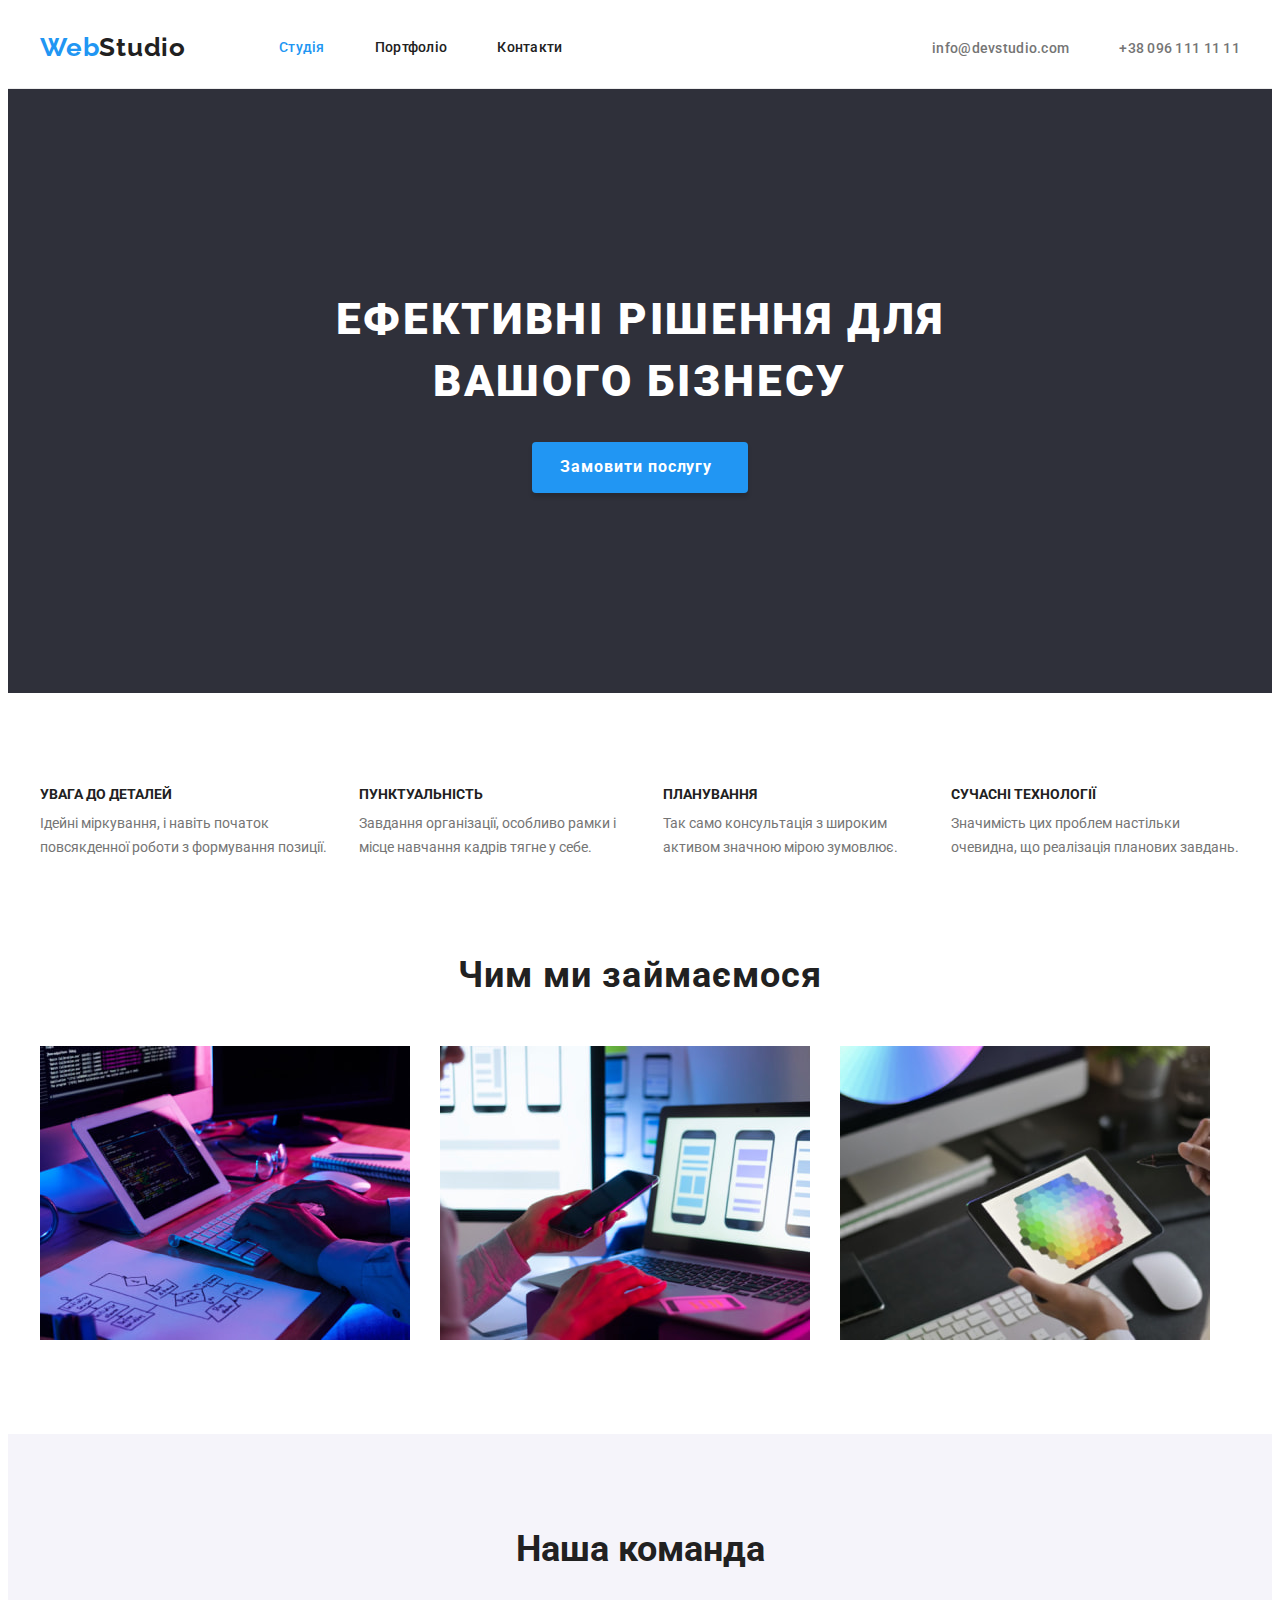
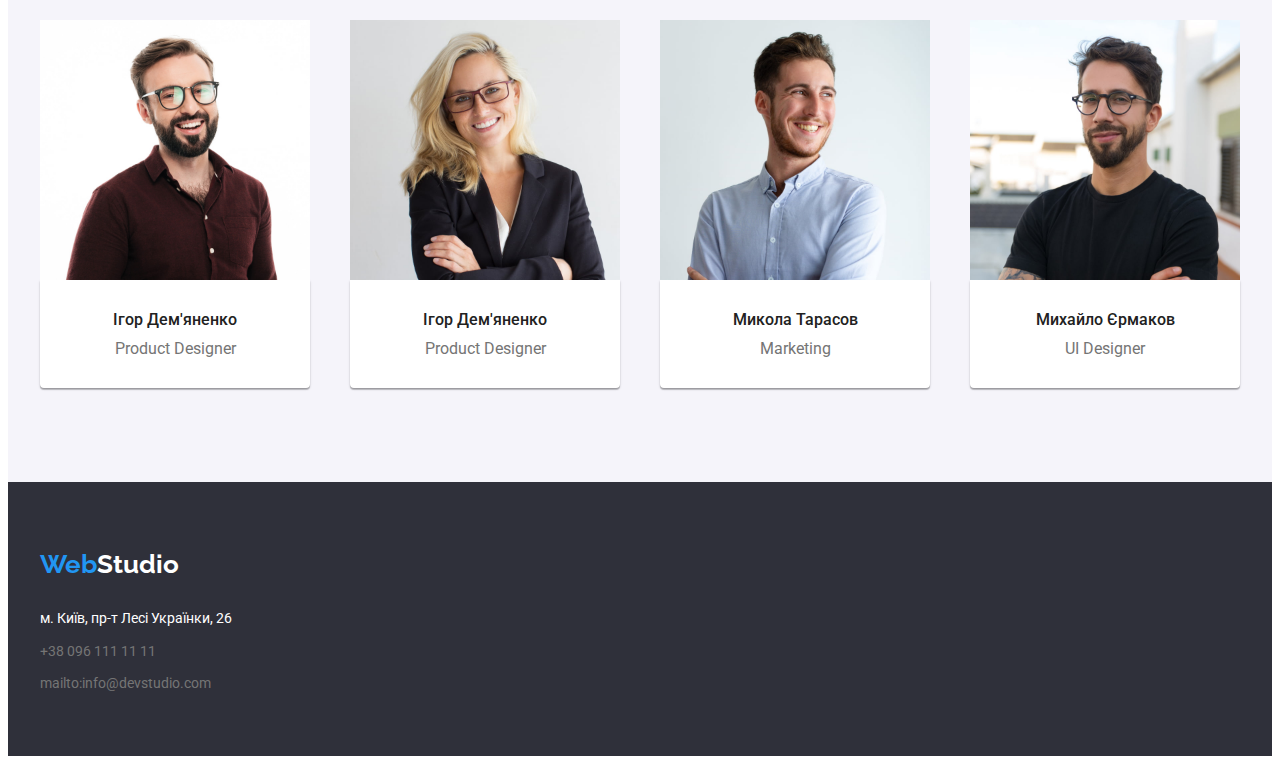
<file: index.html>
<!DOCTYPE html>
<html lang="uk">
<head>
    <meta charset="UTF-8">
    <meta http-equiv="X-UA-Compatible" content="IE=edge">
    <meta name="viewport" content="width=device-width, initial-scale=1.0">
    <title>WebStudio</title>
    <!-- Fonts -->
    <link rel="preconnect" href="https://fonts.googleapis.com">
    <link rel="preconnect" href="https://fonts.gstatic.com" crossorigin>
    <link href="https://fonts.googleapis.com/css2?family=Raleway:wght@700&family=Roboto:wght@400;500;700;900&display=swap"
        rel="stylesheet">
    <!-- Modern normilize -->
    <link rel="stylesheet" href="https://cdnjs.cloudflare.com/ajax/libs/modern-normalize/1.1.0/modern-normalize.min.css"
        integrity="sha512-wpPYUAdjBVSE4KJnH1VR1HeZfpl1ub8YT/NKx4PuQ5NmX2tKuGu6U/JRp5y+Y8XG2tV+wKQpNHVUX03MfMFn9Q=="
        crossorigin="anonymous" referrerpolicy="no-referrer" />
        <!-- Custom styles -->
    <link rel="stylesheet" href="./css/styles.css">
</head>
<body class="page">
    <header class="header">
    
      
        <nav class="container main-nav">
            <a class="logo" href="./index.html"><span class="web-link">Web</span>Studio
            </a>
        
            <ul class="site-nav list">
                <li class="site-nav-item">
                    <a class="link link-active" href="./index.html">Студія</a>
                </li>
                <li class="site-nav-item">
                    <a class="link" href="./portfolio.html">Портфоліо</a>
                </li>
                <li class="site-nav-item">
                    <a class="link" href="">Контакти</a>
                </li>
            </ul>
        
            <ul class="auth-nav list">
                <li class="contacts item">
                    <a class="link-contacts" href="mailto:info@devstudio.com">info@devstudio.com</a>
                </li>
                <li class="contacts item">
                    <a class="link-contacts" href="tel:+380961111111">+38 096 111 11 11
        
                    </a>
                </li>
            </ul>
        </nav>
      
       
    </header>

    <main class="main">
       <!-- Hero -->
        <section class="section hero">
        
          <div class="container">
            <h1 class="hero-tittle">Ефективні рішення для вашого бізнесу</h1>
            
            <button class="hero-button" type="button">Замовити послугу</button>
          </div>
            
        </section>
<!--Features-->

       
     <section class="section feat">
        <div class="feature container">
            <h2 class="visually-hidden">Наші привілегії</h2>
            <ul class="list">
                <li>
                    <h3 class="feat-tittle">УВАГА ДО ДЕТАЛЕЙ</h3>
                    <p class="feat-text">Ідейні міркування, і навіть початок повсякденної роботи з формування позиції.</p>
                </li>
                <li>
                    <h3 class="feat-tittle">ПУНКТУАЛЬНІСТЬ</h3>
                    <p class="feat-text">Завдання організації, особливо рамки і місце навчання кадрів тягне у себе.</p>
                </li>
                <li>
                    <h3 class="feat-tittle">ПЛАНУВАННЯ</h3>
                    <p class="feat-text">Так само консультація з широким активом значною мірою зумовлює.</p>
                </li>
                <li>
                    <h3 class="feat-tittle">СУЧАСНІ ТЕХНОЛОГІЇ</h3>
                    <p class="feat-text">Значимість цих проблем настільки очевидна, що реалізація планових завдань.</p>
                </li>
            </ul>
        </div>
    </section>
       
<!-- Work -->
        <section class="section work">
           <div class="container">
            <h2 class="work-tittle">Чим ми займаємося</h2>
            
            <ul class="list">
                <li class="work-img"><img class="img" src="./images/activity/img-3.jpg" alt="Оформлення мобільного додатку" width="370"
                        height="294"></li>
                <li class="work-img"><img class="img" src="./images/activity/img-1.jpg"
                        alt="Учасник команди працює з планшетом,обирає кольорову палітру" width="370" height="294"></li>
                <li class="work-img"><img class="img" src="./images/activity/img-2.jpg" alt="Процес програмування" width="370" height="294">
                </li>
            </ul>
           </div>
        </section>
<!--Our Team-->
        <section class="section team">
            <div class="container">
                <h2 class="team-tittle">Наша команда</h2>
                <ul class="list">
                    <li>
                        <img class="img" src="./images/team/img.jpg" alt="На фото Ігор Дем'яненко" width="270">
                         <div class="team-card">
                            <h3 class="teammate">Ігор Дем'яненко</h3>
                            <p class="team-position">Product Designer</p>
                         </div>
                    </li>
                    <li>
                        <img class="img" src="./images/team/img-1.jpg" alt="На фото Ольга Рєпіна" width="270">
                           <div class="team-card">
                            <h3 class="teammate">Ігор Дем'яненко</h3>
                            <p class="team-position">Product Designer</p>
                           </div>
                
                    </li>
                    <li>
                        <img class="img" src="./images/team/img-2.jpg" alt="На фото Микола Тарасов" width="270">
                        <div class="team-card">
                            <h3 class="teammate">Микола Тарасов</h3>
                            <p class="team-position">Marketing</p>
                        </div>
                    </li>
                    <li>
                        <img class="img" src="./images/team/img-3.jpg" alt="На фото Михайло Єрмаков" width="270">
                           <div class="team-card">
                            <h3 class="teammate">Михайло Єрмаков</h3>
                            <p class="team-position">UI Designer</p>
                           </div>
                
                    </li>
                </ul>
            </div>
        </section>


    </main>

<footer class="footer">
    <div class="container footer-container">
        <a class="footer-logo footer-link" href="./index.html"><span class="logo-blue">Web</span><span
                class="logo-white">Studio</span>
        </a>
        <address class="address">


            <ul class="list">
                <li class="footer-item"><a class="footer-link street-address"
                        href="https://goo.gl/maps/3LJdZZRqW44TJMvWA" target="_blank" rel="noopener nofollow">м.
                        Київ, пр-т Лесі Українки, 26</a></li>
                <li class="footer-item"><a class="footer-link" href="tel:+380961111111">+38 096 111 11 11</a></li>
                <li class="footer-item"><a class="footer-link"
                        href="mailto:info@devstudio.com">mailto:info@devstudio.com</a></li>
            </ul>
        </address>
    </div>

</footer>
</body>
</html>
</file>
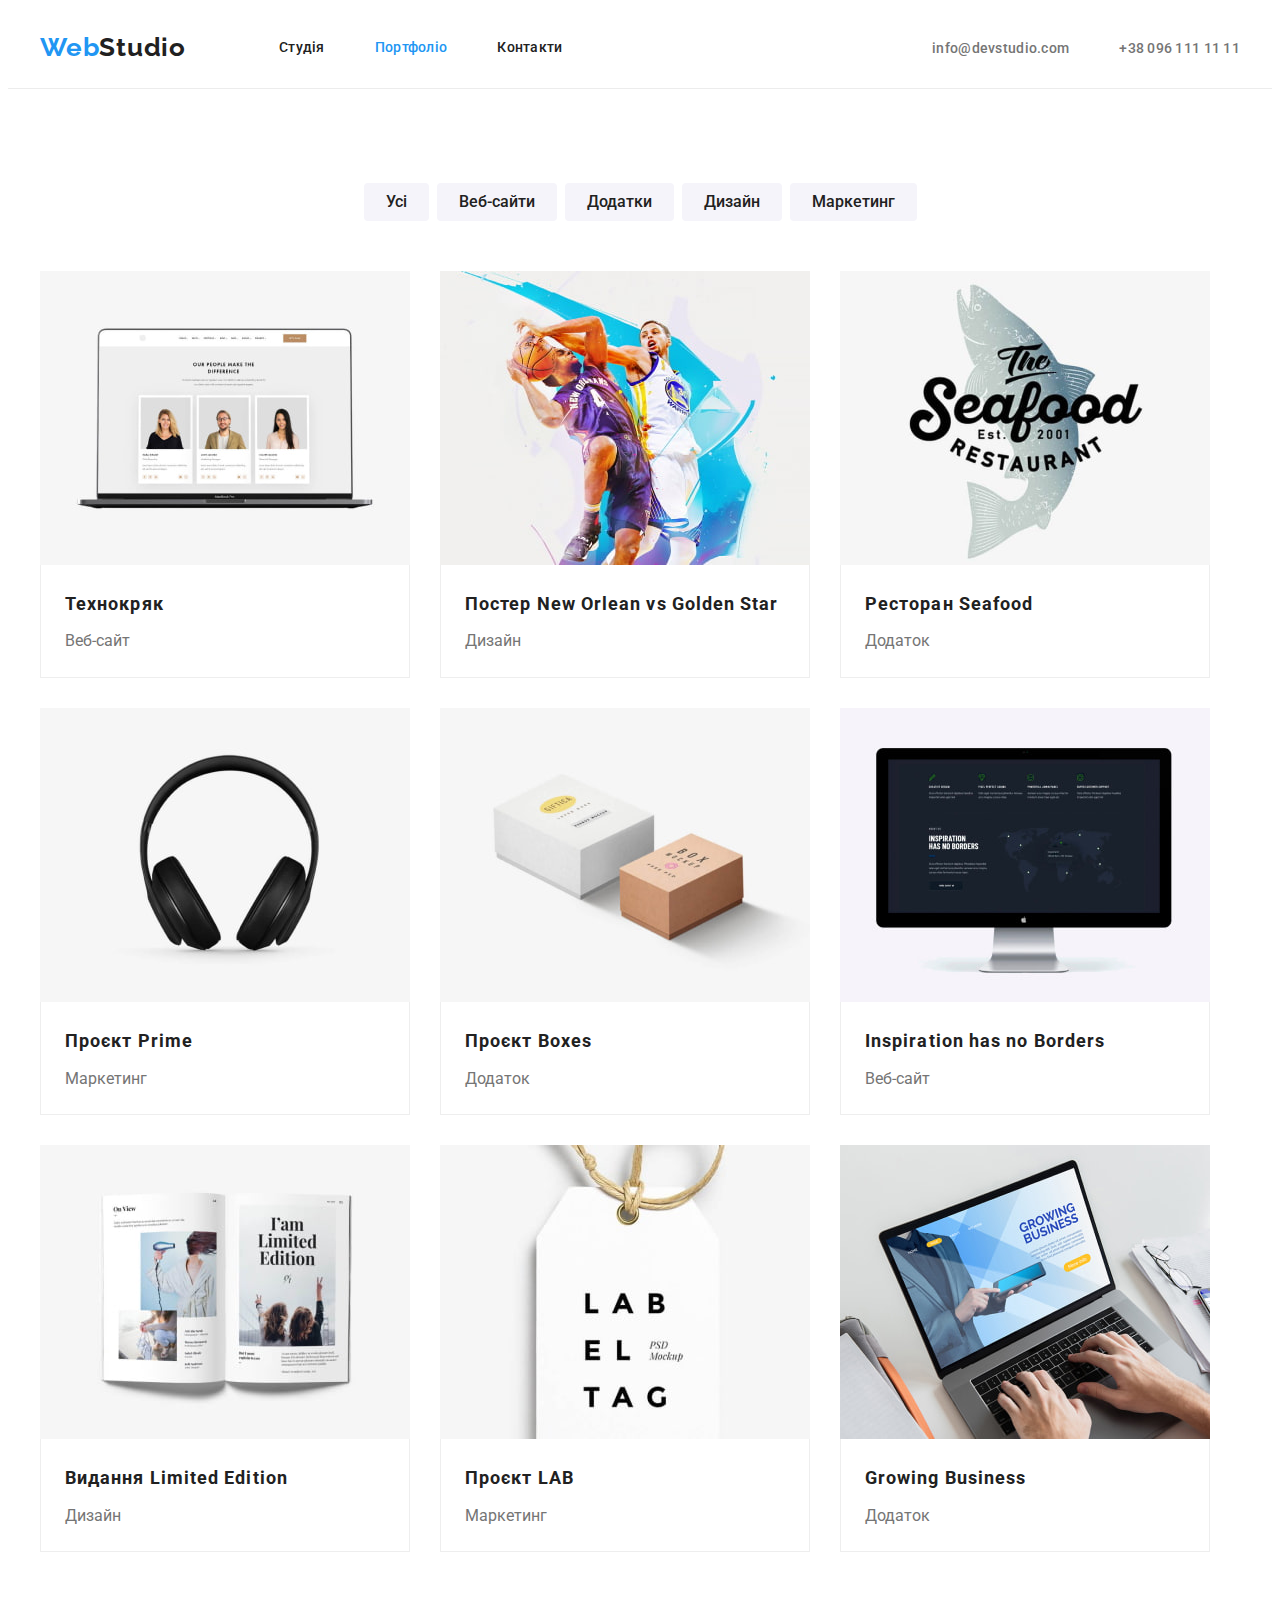
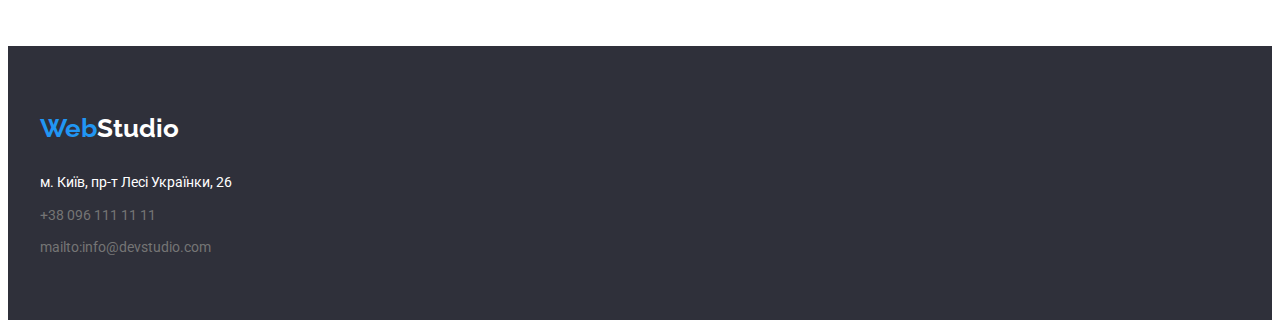
<file: portfolio.html>
<!DOCTYPE html>
<html lang="uk">

<head>
    <meta charset="UTF-8">
    <meta http-equiv="X-UA-Compatible" content="IE=edge">
    <meta name="viewport" content="width=device-width, initial-scale=1.0">
    <title>WebStudio</title>
    <link rel="preconnect" href="https://fonts.googleapis.com">
    <link rel="preconnect" href="https://fonts.gstatic.com" crossorigin>
    <link href="https://fonts.googleapis.com/css2?family=Raleway:wght@700&family=Roboto:wght@400;500;700;900&display=swap"
        rel="stylesheet">
        <!-- Modern normalaize -->
        <link rel="stylesheet" href="https://cdnjs.cloudflare.com/ajax/libs/modern-normalize/1.1.0/modern-normalize.min.css"
            integrity="sha512-wpPYUAdjBVSE4KJnH1VR1HeZfpl1ub8YT/NKx4PuQ5NmX2tKuGu6U/JRp5y+Y8XG2tV+wKQpNHVUX03MfMFn9Q=="
            crossorigin="anonymous" referrerpolicy="no-referrer" />
    
    <link rel="stylesheet" href="./css/styles.css">
</head>

<body class="body">
<header class="header">
    <nav class="container main-nav">
        <a class="logo" href="./index.html"><span class="web-link">Web</span>Studio
        </a>
    
        <ul class="site-nav list">
            <li class="site-nav-item">
                <a class="link" href="./index.html">Студія</a>
            </li>
            <li class="site-nav-item">
                <a class="link link-active" href="./portfolio.html">Портфоліо</a>
            </li>
            <li class="site-nav-item">
                <a class="link" href="">Контакти</a>
            </li>
        </ul>
    
        <ul class="auth-nav list">
            <li class="contacts item">
                <a class="link-contacts" href="mailto:info@devstudio.com">info@devstudio.com</a>
            </li>
            <li class="contacts item">
                <a class="link-contacts" href="tel:+380961111111">+38 096 111 11 11
    
                </a>
            </li>
        </ul>
    </nav>
</header>


   <main>
    <section class="section portfolio-section">
       <div class="container">
        <h2 hidden>Портфоліо</h2>
        <ul class="list filter-list">
            <li>
                <button class="filter-button" type="button">Усі</button>
            </li>
            <li>
                <button class="filter-button" type="button">Веб-сайти</button>
            </li>
            <li>
                <button class="filter-button" type="button">Додатки</button>
            </li>
            <li>
                <button class="filter-button" type="button">Дизайн</button>
            </li>
            <li>
                <button class="filter-button" type="button">Маркетинг</button>
            </li>
        </ul>
       </div>
    
       <div class="container">
        <ul class="list galery">
            <li class="list-element">
                <a href="" class="portfolio-link"></a>
                <img class="img" src="./images/portfolio/img.jpg" alt="Дизайн Веб-Сайту">
               <div class="card-border">
                <h2 class="card-tittle">Технокряк</h2>
                <p class="card-text">Веб-сайт</p>
               </div>
            </li>
            <li class="list-element">
                <a href="" class="portfolio-link"></a>
                <img class="img" src="./images/portfolio/img-1.jpg" alt="Зображена гра в баскетбол" width="370">
                <div class="card-border">
                    <h2 class="card-tittle">Постер New Orlean vs Golden Star</h2>
                    <p class="card-text">Дизайн</p>
                </div>
            </li>
            <li class="list-element">
                <a href="" class="portfolio-link"></a>
                <img class="img" src="./images/portfolio/img-2.jpg" alt="Логотип ресторану Seafood" width="370">
                <div class="card-border">
                    <h2 class="card-tittle">Ресторан Seafood</h2>
                    <p class="card-text">Додаток</p>
                </div>
            </li>
            <li class="list-element">
                <a href="" class="portfolio-link"></a>
                <img class="img" src="./images/portfolio/img-3.jpg" alt="На фото-безпровідні навушники" width="370">
                <div class="card-border">
                    <h2 class="card-tittle">Проєкт Prime</h2>
                    <p class="card-text">Маркетинг</p>
                </div>
            </li>
            <li class="list-element">
                <a href="" class="portfolio-link"></a>
                <img class="img" src="./images/portfolio/img-4.jpg" alt="На малюнку 2 коробочки, біла та коричнева" width="370">
                <div class="card-border">
                    <h2 class="card-tittle">Проєкт Boxes</h2>
                    <p class="card-text">Додаток</p>
                </div>
            </li>
            <li class="list-element">
                <a href="" class="portfolio-link"></a>
                <img class="img" src="./images/portfolio/img-5.jpg" alt="На малюнку-головна сторінка сайту" width="370">
                <div class="card-border">
                    <h2 class="card-tittle">Inspiration has no Borders</h2>
                    <p class="card-text">Веб-сайт</p>
                </div>
                
            </li>
            <li class="list-element">
                <a href="" class="portfolio-link"></a>
                <img class="img" src="./images/portfolio/img-6.jpg" alt="На малюнку-каталог Limited Edition" width="370">
                <div class="card-border">
                    <h2 class="card-tittle">Видання Limited Edition</h2>
                    <p class="card-text">Дизайн</p>
                </div>
            </li>
            <li class="list-element">
                <a href="" class="portfolio-link"></a>
                <img class="img" src="./images/portfolio/img-7.jpg" alt="На малюнку-етикетка проекту">
                <div class="card-border">
                    <h2 class="card-tittle">Проєкт LAB</h2>
                    <p class="card-text">Маркетинг</p>
                </div>
            </li>
            <li class="list-element">
                <a href="" class="portfolio-link"></a>
                <img class="img" src="./images/portfolio/img-8.jpg" alt="Людина користується додатком через ноутбук" width="370">
                <div class="card-border">
                    <h2 class="card-tittle">Growing Business</h2>
                    <p class="card-text">Додаток</p>
                </div>
            </li>
        </ul>
       </div>
</section>
   </main>

    
    
<footer class="footer">
        <div class="container footer-container">
            <a class="footer-logo footer-link" href="./index.html"><span class="logo-blue">Web</span><span
                    class="logo-white">Studio</span>
            </a>
            <address class="address">


                <ul class="list">
                    <li class="footer-item"><a class="footer-link street-address"
                            href="https://goo.gl/maps/3LJdZZRqW44TJMvWA" target="_blank" rel="noopener nofollow">м.
                            Київ, пр-т Лесі Українки, 26</a></li>
                    <li class="footer-item"><a class="footer-link" href="tel:+380961111111">+38 096 111 11 11</a></li>
                    <li class="footer-item"><a class="footer-link"
                            href="mailto:info@devstudio.com">mailto:info@devstudio.com</a></li>
                </ul>
            </address>
        </div>

</footer>
    </body>
    
    </html>
</file>
<file: css/styles.css>
:root {
    /* Fontf */
    --main-font: Roboto, sans-serif;
    --secondary-font: Raleway, sans-serif;


    /* Text colors */
    --main-txt-cl: #212121;
    --accent-txt-cl: #2196F3;
    --light-txt-cl: #FFFFFF;
    --grey-txt-cl: #757575;
    --grey-txt-cl-60: rgba(255, 255, 255, 0.6);


    /* Background colour */

    --main-bcg-cl: #FFFFFF;
    --accent-bgc-cl: #2196F3;
    --secondary-bgc-cl: #2F303A;
    --team-bdc-cl: #F5F4FA;}

/* reset */
h1,
h2,
h3,
h4,
h5,
h6,
p,
ul {
    margin: 0;
}


body{
    font-family: var(--main-font);
    font-style: 400;
    font-size: 14px;
    letter-spacing: 0,03em;
    color: var(--main-txt-cl);
    background-color: var(--main-bcg-cl);


}
.section{
    padding-top: 94px;
    padding-bottom: 94px;

}

.link{
    text-decoration: none;
    color: inherit;
   
}
.list{
    list-style: none;
    margin: 0;
    padding: 0;
}
   .container {
       width: 1200px;
       margin: auto;
       padding: 0 15px;
   }

   .img{
    display: block;
    max-width: 100%;
    height: auto;
   }
/* =========
Header
============ */


.header{background-color:var(--main-bcg-cl);
}


.header .logo {
        font-family: 'Raleway';
        font-weight: 700;
        font-size: 26px;
        line-height: 1.2;
        /* identical to box height */
    
        letter-spacing: 0.03em;
}

.main-nav{
    width: 1200px;
    padding: 0 15px;
    display: flex;
    align-items: center;
   
}
.header{background-color: inherit;
    border-bottom: 1px solid #ECECEC;
}
.main-nav .logo {
    text-decoration: none;
    color: inherit;
    }

.main-nav .logo .web-link {
    color: var(--accent-txt-cl);
}

.site-nav{
    display: flex;
    padding: 0;
    justify-content: center;
    gap: 50px;
    margin-left: 93px;
 }
.main-nav .link {
        display: block;
        padding-top: 32px;
        padding-bottom: 32px;

        font-weight: 500;
        line-height: 1.14;
        letter-spacing: 0.02em;
        color: var(--main-txt-cl);
}

.main-nav .link:focus,
.main-nav .link:hover,
.link .link-active:active{
    color: var(--accent-txt-cl);
}
.site-nav-item .link-active{
    color: var(--accent-txt-cl);
}


.auth-nav{
    display: flex;
    gap: 50px;
    margin-left: auto;
}

.link-contacts{
        font-family:inherit;
        text-decoration: none;
        font-weight: 500;
        
        line-height: 1.14;
        letter-spacing: 0.02em;
    
        color: var(--grey-txt-cl);
}

/* Main Studio */
.main-nav .link-contacts:hover,
.main-nav .link-contacts:focus{
    color: var(--accent-txt-cl);
}

/* Hero */
.hero .container{
    display: flex;
    flex-direction: column;
    align-items: center;
    width: 1200px;
    margin-right: auto;
    margin-left: auto;
    padding-left: 15px;
    padding-right: 15px;
    
}
.hero{
    padding: 200px 0;

    background-color: var(--secondary-bgc-cl);
}
.hero-tittle{
        
        font-family: 'Roboto';
        font-weight: 900;
        font-size: 44px;
        line-height: 1.4;
        /* or 136% */
    
        text-align: center;
        letter-spacing: 0.06em;
        text-transform: uppercase;
        color: var(--light-txt-cl);

        margin-bottom: 30px;
        width: 696px;
}
.hero-button{
    cursor: pointer;
}
.hero-button{
        
        width: 216px;
        min-height: 20px;
        padding: 10px 28px;
        font-family: inherit;
        font-weight: 700;
        font-size: 16px;
        line-height: 1.9;
        /* identical to box height, or 188% */
    
        display: flex;
        align-items: center;
        text-align: center;
        letter-spacing: 0.06em;
        background-color: var(--accent-bgc-cl);
        color: var(--light-txt-cl);
        box-shadow: 0px 4px 4px rgba(0, 0, 0, 0.15);
            border-radius: 4px;
            border: 1px;
       
}

/* Features */
.visually-hidden {
    position: absolute;
    width: 1px;
    height: 1px;
    margin: -1px;
    border: 0;
    padding: 0;
    white-space: nowrap;
    clip-path: inset(100%);
    clip: rect(0 0 0 0);
    overflow: hidden;
}

.feat .list{
    display: flex;
    gap: 30px;
}
.feat-tittle{
        font-family: 'Roboto';
        font-weight: 700;
        font-size: 14px;
        line-height: 1.14;
        text-transform: uppercase;
        color: var(--main-txt-cl);
        margin-bottom: 10px;
}

.feat-text{
         line-height: 1.7;
        /* or 171% */
        color: var(--grey-txt-cl)
}

/* Work */
.work-tittle{
    font-family: 'Roboto';
        font-size: 36px;
        line-height: 42px;
        letter-spacing: 0.03em;
        text-align: center;
        color: var(--main-txt-cl)
}

.work .list{
    display: flex;
    margin-top: 50px;
    gap: 30px
;
}
.work{
    padding-top: 0;
}


/* Team */

.team{
    background-color: var(--team-bdc-cl);
}

.team-tittle{
        font-family: 'Roboto';
        font-size: 36px;
        line-height: 42px;
        text-align: center;
        color: var(--main-txt-cl);
}

.team .list{
    display: flex;
    margin-top: 50px;
    justify-content: space-between
        
}
.team-card:not(:last-child){
    gap: 30px;
}

.team-card{
    background: #FFFFFF;
        /* material shadow v1 */
    
        box-shadow: 0px 1px 3px rgba(0, 0, 0, 0.12), 0px 1px 1px rgba(0, 0, 0, 0.14), 0px 2px 1px rgba(0, 0, 0, 0.2);
        border-radius: 0px 0px 4px 4px;
        padding: 30px 0;
}

.teammate{
        font-weight: 500;
        font-size: 16px;
        line-height: 1.19;
        /* identical to box height */
    
        text-align: center;
        color: var(--main-txt-cl);

}
.team-position{
        font-size: 16px;
        line-height: 1.19;
        /* identical to box height */
    
        text-align: center;
        color: var(--grey-txt-cl);
        margin-top: 10px;
    }



/* Footer */
.footer {background-color: var(--secondary-bgc-cl);
        padding-top: 60px;
        padding-bottom: 60px;
 }

.footer-logo{
        font-family: 'Raleway';
        font-weight: 700;
        font-size: 26px;
        line-height: 1.19;
        /* identical to box height */
        text-decoration: none;
      
       margin-bottom: 20px;
        background-color: var(--secondary-bgc-cl);
}
.logo-blue{
    color: var(--accent-txt-cl);
}
.logo-white{
    color: var(--light-txt-cl);
}

.footer-link{
        text-decoration: none;
        font-style: normal;
        line-height: 1.71;
        /* or 171% */
        color: var(--grey-txt-cl);

        display: block;
        /* padding-bottom: 9px; */
        
}
.street-address{
    color: inherit;
}

.footer .address{
            font-style: normal;
            line-height: 1.71;
            /* or 171% */
            color: var(--light-txt-cl);
        }
.footer-item:not(:last-child){
    margin-bottom: 9px;

}

        /* Portfolio */

/* main */
 .filter-list{
    display: flex;
    gap: 8px;
    justify-content: center;
    padding: 0;
    margin-bottom: 50px;
 }      
.filter-button:hover,
.filter-button:focus{background-color: var(--accent-bgc-cl);
color: var(--light-txt-cl);}  


.filter-button{
        font-family: inherit;
        font-weight: 500;
        font-size: 16px;
        line-height: 1.6;
        /* identical to box height, or 162% */
        text-align: center;
        color: var(--main-txt-cl);
        background-color: var(--team-bdc-cl);
        border: 0;
        border-radius: 4px;
}
.filter-button{
    padding: 6px 22px;
}

.card-tittle {
    font-family: 'Roboto';
    font-weight: 700;
    font-size: 18px;
    line-height: 2.1;
    letter-spacing: 0.06em;
    color: var(--main-txt-cl);

    margin-bottom: 4px;
    /* padding-top: 20px; */
}

.card-text {
    font-size: 16px;
    line-height: 1.9;
    color: var(--grey-txt-cl);
}

.galery {
    display: flex;
    flex-wrap: wrap;

}
.list-element{
    margin-right: 30px;
    margin-bottom: 30px;
}
.list-element:nth-child(3n){
    margin-right: 0;
}
.list-element:nth-last-child(-n + 3){
    margin-bottom: 0;
}

.card-border{
    background-color: var(--main-bcg-cl);
    border: 1px solid #eeeeee;
    border-top: 0;
    background-repeat: 0;
    padding: 20px 24px;
}
</file>
